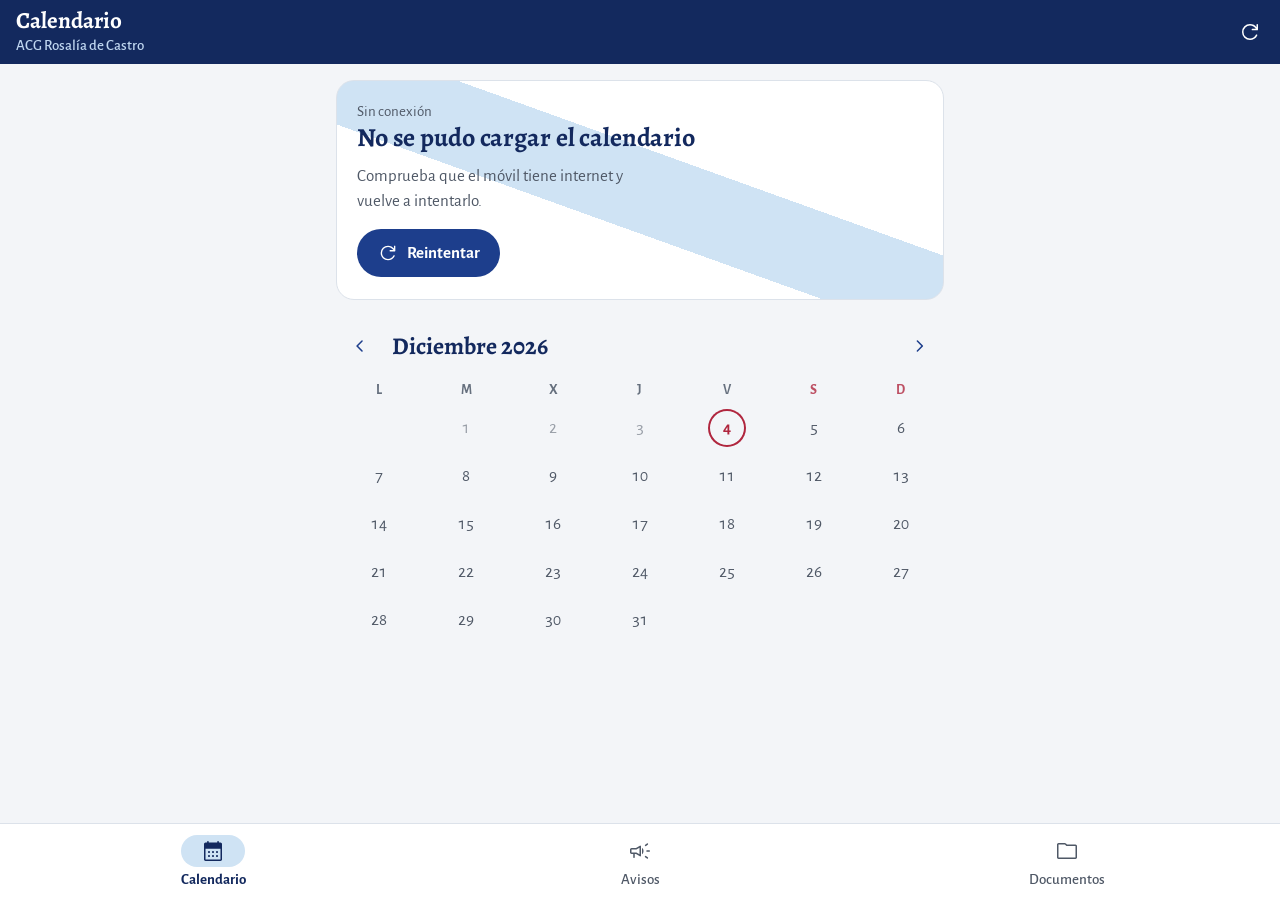
<file: index.html>
<!doctype html>
<html lang="es">
<head>
<meta charset="utf-8">
<meta name="viewport" content="width=device-width, initial-scale=1, viewport-fit=cover">
<meta name="apple-mobile-web-app-capable" content="yes">
<meta name="mobile-web-app-capable" content="yes">
<meta name="apple-mobile-web-app-status-bar-style" content="black-translucent">
<meta name="apple-mobile-web-app-title" content="ACG Rosalía">
<meta name="theme-color" content="#13295E">
<meta name="description" content="Calendario, avisos y documentos de la Asociación Cultural Galega Rosalía de Castro">
<title>ACG Rosalía de Castro</title>
<link rel="manifest" href="manifest.webmanifest">
<link rel="apple-touch-icon" href="icons/apple-touch-icon.png">
<link rel="icon" type="image/png" href="icons/icon-192.png">
<link rel="stylesheet" href="shell.css">
<script src="config.js"></script>
</head>
<body>
<header class="top">
  <div class="titles">
    <h1 id="title">Calendario</h1>
    <p class="sub"><span id="subLock" hidden><svg viewBox="0 -960 960 960" aria-hidden="true"><path d="M220-80q-24.75 0-42.37-17.63Q160-115.25 160-140v-434q0-24.75 17.63-42.38Q195.25-634 220-634h70v-96q0-78.85 55.61-134.42Q401.21-920 480.11-920q78.89 0 134.39 55.58Q670-808.85 670-730v96h70q24.75 0 42.38 17.62Q800-598.75 800-574v434q0 24.75-17.62 42.37Q764.75-80 740-80H220Zm314.5-222.03Q557-324.06 557-355q0-30-22.67-54.5t-54.5-24.5q-31.83 0-54.33 24.5t-22.5 55q0 30.5 22.67 52.5t54.5 22q31.83 0 54.33-22.03ZM350-634h260v-96q0-54.17-37.88-92.08-37.88-37.92-92-37.92T388-822.08q-38 37.91-38 92.08v96Z"/></svg></span><span id="subtitle">ACG Rosalía de Castro</span></p>
  </div>
  <button class="top-btn" id="refresh" aria-label="Actualizar"><svg viewBox="0 -960 960 960" aria-hidden="true"><path d="M480-160q-133 0-226.5-93.5T160-480q0-133 93.5-226.5T480-800q85 0 149 34.5T740-671v-99q0-13 8.5-21.5T770-800q13 0 21.5 8.5T800-770v194q0 13-8.5 21.5T770-546H576q-13 0-21.5-8.5T546-576q0-13 8.5-21.5T576-606h138q-38-60-97-97t-137-37q-109 0-184.5 75.5T220-480q0 109 75.5 184.5T480-220q75 0 140-39.5T717-366q5-11 16.5-16.5t22.5-.5q12 5 16 16.5t-1 23.5q-39 84-117.5 133.5T480-160Z"/></svg></button>
</header>

<main class="panes">
  <iframe id="pane-cal" class="pane" src="calendar/index.html" title="Calendario"></iframe>
  <iframe id="pane-av" class="pane" src="avisos/index.html" title="Avisos" hidden></iframe>
  <section id="pane-docs" class="pane docs" hidden>
    <div class="docs-card">
      <div class="docs-icon"><svg viewBox="0 -960 960 960" aria-hidden="true"><path d="M140-160q-23 0-41.5-18.5T80-220v-520q0-23 18.5-41.5T140-800h256q12.44 0 23.72 5t19.37 13.09L481-740h369q12.75 0 21.38 8.68 8.62 8.67 8.62 21.5 0 12.82-8.62 21.32-8.63 8.5-21.38 8.5H455l-60-60H140v520l90-355q5-20 21.83-32.5Q268.65-620 289-620h574q29 0 47.5 23t10.5 52l-88 339q-6 24-22 35t-41 11H140Zm63-60h572l84-340H287l-84 340Zm-63-353v-167 167Zm63 353 84-340-84 340Z"/></svg></div>
      <h2>Documentos de la asociación</h2>
      <p>La carpeta se abre en OneDrive en modo solo lectura: puedes ver y descargar los archivos, pero no modificarlos.</p>
      <a class="btn" id="openDocs" href="#" target="_blank" rel="noopener"><svg viewBox="0 -960 960 960" aria-hidden="true"><path d="M140-160q-23 0-41.5-18.5T80-220v-520q0-23 18.5-41.5T140-800h256q12.44 0 23.72 5t19.37 13.09L481-740h369q12.75 0 21.38 8.68 8.62 8.67 8.62 21.5 0 12.82-8.62 21.32-8.63 8.5-21.38 8.5H455l-60-60H140v520l90-355q5-20 21.83-32.5Q268.65-620 289-620h574q29 0 47.5 23t10.5 52l-88 339q-6 24-22 35t-41 11H140Zm63-60h572l84-340H287l-84 340Zm-63-353v-167 167Zm63 353 84-340-84 340Z"/></svg><span>Abrir la carpeta</span></a>
      <p class="tip">Para guardar un archivo en el iPhone, ábrelo y pulsa Compartir y después «Guardar en Archivos».</p>
    </div>
  </section>
</main>

<nav class="tabs" aria-label="Secciones">
  <button class="tab" data-tab="cal" id="tab-cal">
    <span class="pill"><svg viewBox="0 -960 960 960" aria-hidden="true" class="off"><path d="M180-80q-24 0-42-18t-18-42v-620q0-24 18-42t42-18h65v-28q0-13.6 9-22.8 9-9.2 23.02-9.2t23.5 9.2Q310-861.6 310-848v28h340v-28q0-13.6 9-22.8 9-9.2 23.02-9.2t23.5 9.2Q715-861.6 715-848v28h65q24 0 42 18t18 42v620q0 24-18 42t-42 18H180Zm0-60h600v-430H180v430Zm0-490h600v-130H180v130Zm0 0v-130 130Zm300 230q-17 0-28.5-11.5T440-440q0-17 11.5-28.5T480-480q17 0 28.5 11.5T520-440q0 17-11.5 28.5T480-400Zm-188.5-11.5Q280-423 280-440t11.5-28.5Q303-480 320-480t28.5 11.5Q360-457 360-440t-11.5 28.5Q337-400 320-400t-28.5-11.5ZM640-400q-17 0-28.5-11.5T600-440q0-17 11.5-28.5T640-480q17 0 28.5 11.5T680-440q0 17-11.5 28.5T640-400ZM480-240q-17 0-28.5-11.5T440-280q0-17 11.5-28.5T480-320q17 0 28.5 11.5T520-280q0 17-11.5 28.5T480-240Zm-188.5-11.5Q280-263 280-280t11.5-28.5Q303-320 320-320t28.5 11.5Q360-297 360-280t-11.5 28.5Q337-240 320-240t-28.5-11.5ZM640-240q-17 0-28.5-11.5T600-280q0-17 11.5-28.5T640-320q17 0 28.5 11.5T680-280q0 17-11.5 28.5T640-240Z"/></svg><svg viewBox="0 -960 960 960" aria-hidden="true" class="on"><path d="M180-80q-24 0-42-18t-18-42v-620q0-24 18-42t42-18h65v-28q0-13.6 9-22.8 9-9.2 23.02-9.2t23.5 9.2Q310-861.6 310-848v28h340v-28q0-13.6 9-22.8 9-9.2 23.02-9.2t23.5 9.2Q715-861.6 715-848v28h65q24 0 42 18t18 42v620q0 24-18 42t-42 18H180Zm0-60h600v-430H180v430Zm300-260q-17 0-28.5-11.5T440-440q0-17 11.5-28.5T480-480q17 0 28.5 11.5T520-440q0 17-11.5 28.5T480-400Zm-188.5-11.5Q280-423 280-440t11.5-28.5Q303-480 320-480t28.5 11.5Q360-457 360-440t-11.5 28.5Q337-400 320-400t-28.5-11.5ZM640-400q-17 0-28.5-11.5T600-440q0-17 11.5-28.5T640-480q17 0 28.5 11.5T680-440q0 17-11.5 28.5T640-400ZM480-240q-17 0-28.5-11.5T440-280q0-17 11.5-28.5T480-320q17 0 28.5 11.5T520-280q0 17-11.5 28.5T480-240Zm-188.5-11.5Q280-263 280-280t11.5-28.5Q303-320 320-320t28.5 11.5Q360-297 360-280t-11.5 28.5Q337-240 320-240t-28.5-11.5ZM640-240q-17 0-28.5-11.5T600-280q0-17 11.5-28.5T640-320q17 0 28.5 11.5T680-280q0 17-11.5 28.5T640-240Z"/></svg></span><span class="lb">Calendario</span>
  </button>
  <button class="tab" data-tab="avisos" id="tab-avisos">
    <span class="pill"><svg viewBox="0 -960 960 960" aria-hidden="true" class="off"><path d="M850-450h-90q-12.75 0-21.37-8.68-8.63-8.67-8.63-21.5 0-12.82 8.63-21.32 8.62-8.5 21.37-8.5h90q12.75 0 21.38 8.68 8.62 8.67 8.62 21.5 0 12.82-8.62 21.32-8.63 8.5-21.38 8.5ZM677-274q8-10 19.83-12 11.82-2 22.17 6l73 54q10 8 12 19.83 2 11.82-6 22.17-8 10-19.83 12-11.82 2-22.17-6l-73-54q-10-8-12-19.83-2-11.82 6-22.17Zm115-460-70 53q-10.35 8-22.17 6Q688-677 680-687q-8-10-6-22t12-20l70-53q10.35-8 22.17-6Q790-786 798-776q8 10 6 22t-12 20ZM210-360h-70q-24.75 0-42.37-17.63Q80-395.25 80-420v-120q0-24.75 17.63-42.38Q115.25-600 140-600h180l155-93q15-9 30-.06 15 8.93 15 26.06v374q0 17.13-15 26.06-15 8.94-30-.06l-155-93h-50v130q0 12.75-8.68 21.37-8.67 8.63-21.5 8.63-12.82 0-21.32-8.63-8.5-8.62-8.5-21.37v-130Zm250 14v-268l-124 74H140v120h196l124 74Zm100 0v-268q27 24 43.5 58.5T620-480q0 41-16.5 75.5T560-346ZM300-480Z"/></svg><svg viewBox="0 -960 960 960" aria-hidden="true" class="on"><path d="M850-450h-90q-12.75 0-21.37-8.68-8.63-8.67-8.63-21.5 0-12.82 8.63-21.32 8.62-8.5 21.37-8.5h90q12.75 0 21.38 8.68 8.62 8.67 8.62 21.5 0 12.82-8.62 21.32-8.63 8.5-21.38 8.5ZM677-274q8-10 19.83-12 11.82-2 22.17 6l73 54q10 8 12 19.83 2 11.82-6 22.17-8 10-19.83 12-11.82 2-22.17-6l-73-54q-10-8-12-19.83-2-11.82 6-22.17Zm115-460-70 53q-10.35 8-22.17 6Q688-677 680-687q-8-10-6-22t12-20l70-53q10.35-8 22.17-6Q790-786 798-776q8 10 6 22t-12 20ZM210-360h-70q-24.75 0-42.37-17.63Q80-395.25 80-420v-120q0-24.75 17.63-42.38Q115.25-600 140-600h180l155-93q15-9 30-.06 15 8.93 15 26.06v374q0 17.13-15 26.06-15 8.94-30-.06l-155-93h-50v130q0 12.75-8.68 21.37-8.67 8.63-21.5 8.63-12.82 0-21.32-8.63-8.5-8.62-8.5-21.37v-130Zm350 14v-268q27 24 43.5 58.5T620-480q0 41-16.5 75.5T560-346Z"/></svg><span class="badge" id="badge" hidden></span></span><span class="lb">Avisos</span>
  </button>
  <button class="tab" data-tab="docs" id="tab-docs">
    <span class="pill"><svg viewBox="0 -960 960 960" aria-hidden="true" class="off"><path d="M140-160q-24 0-42-18.5T80-220v-520q0-23 18-41.5t42-18.5h256q12.44 0 23.72 5t19.37 13.09L481-740h339q23 0 41.5 18.5T880-680v460q0 23-18.5 41.5T820-160H140Zm0-60h680v-460H456l-60-60H140v520Zm0 0v-520 520Z"/></svg><svg viewBox="0 -960 960 960" aria-hidden="true" class="on"><path d="M140-160q-23 0-41.5-18.5T80-220v-520q0-23 18.5-41.5T140-800h256q12 0 23.5 5t19.5 13l42 42h369q13 0 21.5 8.5T880-710q0 13-8.5 21.5T850-680H289q-57 0-103 28t-46 79v353l90-355q5-20 22-32.5t37-12.5h574q29 0 47.5 23t10.5 52l-88 339q-6 24-22 35t-41 11H140Z"/></svg></span><span class="lb">Documentos</span>
  </button>
</nav>

<div class="install" id="install" hidden>
  <div class="install-sheet" role="dialog" aria-modal="true" aria-labelledby="installTitle">
    <button class="install-close" id="installClose" aria-label="Cerrar"><svg viewBox="0 -960 960 960" aria-hidden="true"><path d="M480-438 270-228q-9 9-21 9t-21-9q-9-9-9-21t9-21l210-210-210-210q-9-9-9-21t9-21q9-9 21-9t21 9l210 210 210-210q9-9 21-9t21 9q9 9 9 21t-9 21L522-480l210 210q9 9 9 21t-9 21q-9 9-21 9t-21-9L480-438Z"/></svg></button>
    <img class="install-icon" src="icons/icon-192.png" alt="" width="64" height="64">
    <h2 id="installTitle">Instala la app en tu iPhone</h2>
    <ol>
      <li>Pulsa el botón Compartir <span class="ico"><svg viewBox="0 -960 960 960" aria-hidden="true"><path d="M220-80q-24 0-42-18t-18-42v-469q0-24 18-42t42-18h139q12.75 0 21.38 8.68 8.62 8.67 8.62 21.5 0 12.82-8.62 21.32-8.63 8.5-21.38 8.5H220v469h520v-469H599q-12.75 0-21.37-8.68-8.63-8.67-8.63-21.5 0-12.82 8.63-21.32 8.62-8.5 21.37-8.5h141q24 0 42 18t18 42v469q0 24-18 42t-42 18H220Zm237.5-275.63Q449-364.25 449-377v-427l-67 67q-9 9-21 9t-21.39-9q-8.61-9-8.61-21.5t9-21.5l118-119q5-5 10.13-7 5.14-2 11-2 5.87 0 10.87 2 5 2 10 7l119 119q9 9 9 21.16t-8.61 21Q610-729 597.53-729q-12.46 0-21.53-9l-67-66v427q0 12.75-8.68 21.37-8.67 8.63-21.5 8.63-12.82 0-21.32-8.63Z"/></svg></span> en la barra de Safari.</li>
      <li>Elige «Añadir a pantalla de inicio» <span class="ico"><svg viewBox="0 -960 960 960" aria-hidden="true"><path d="M450-450v140q0 12.75 8.68 21.37 8.67 8.63 21.5 8.63 12.82 0 21.32-8.63 8.5-8.62 8.5-21.37v-140h140q12.75 0 21.38-8.68 8.62-8.67 8.62-21.5 0-12.82-8.62-21.32-8.63-8.5-21.38-8.5H510v-140q0-12.75-8.68-21.38-8.67-8.62-21.5-8.62-12.82 0-21.32 8.62-8.5 8.63-8.5 21.38v140H310q-12.75 0-21.37 8.68-8.63 8.67-8.63 21.5 0 12.82 8.63 21.32 8.62 8.5 21.37 8.5h140ZM180-120q-24 0-42-18t-18-42v-600q0-24 18-42t42-18h600q24 0 42 18t18 42v600q0 24-18 42t-42 18H180Zm0-60h600v-600H180v600Zm0-600v600-600Z"/></svg></span>.</li>
      <li>Abre la app desde el nuevo icono.</li>
    </ol>
    <p class="install-note">Así la tendrás siempre a mano y recibirás las notificaciones de los avisos.</p>
    <button class="btn wide" id="installOk">Entendido</button>
  </div>
</div>

<script src="shell.js"></script>
</body>
</html>
</file>
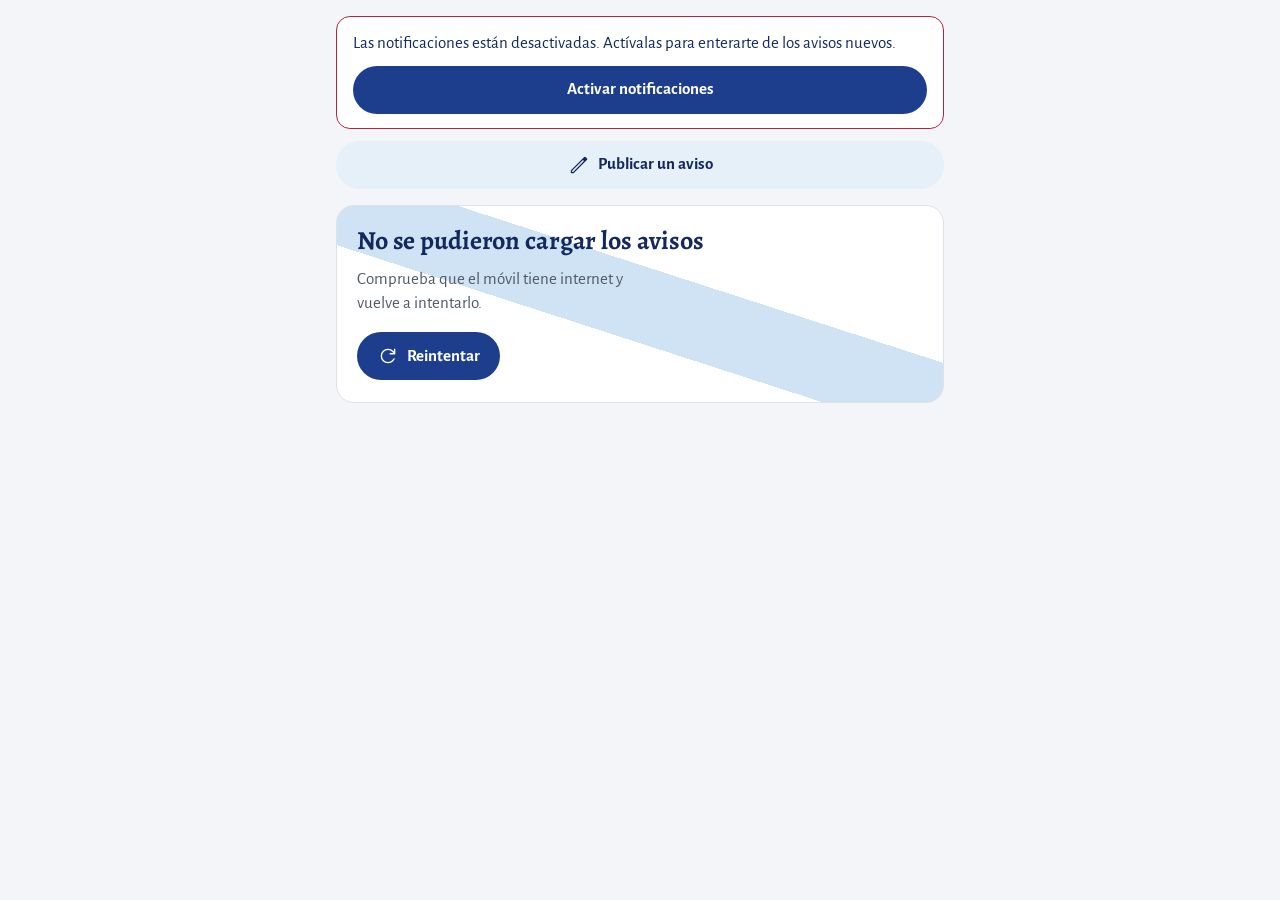
<file: avisos/index.html>
<!doctype html>
<html lang="es">
<head>
<meta charset="utf-8">
<meta name="viewport" content="width=device-width, initial-scale=1, viewport-fit=cover">
<title>Avisos · ACG Rosalía de Castro</title>
<link rel="stylesheet" href="../calendar/style.css">
<link rel="stylesheet" href="avisos.css">
</head>
<body>
<main id="app">
  <div class="admin-bar" id="adminBar" hidden>
    <span>Modo publicación activo</span>
    <button class="link-btn" id="adminExit">Salir</button>
  </div>
  <div class="notif-bar" id="notifBar" hidden>
    <p>Las notificaciones están desactivadas. Actívalas para enterarte de los avisos nuevos.</p>
    <button class="btn" id="notifOn">Activar notificaciones</button>
  </div>
  <button class="btn secondary compose" id="composeBtn">
    <svg viewBox="0 -960 960 960" aria-hidden="true"><path d="M180-180h44l472-471-44-44-472 471v44Zm-30 60q-13 0-21.5-8.5T120-150v-73q0-12 5-23.5t13-19.5l557-556q8-8 19-12.5t23-4.5q11 0 22 4.5t20 12.5l44 44q9 9 13 20t4 22q0 11-4.5 22.5T823-694L266-138q-8 8-19.5 13t-23.5 5h-73Zm629-617-41-41 41 41Zm-105 64-22-22 44 44-22-22Z"/></svg>
    <span>Publicar un aviso</span>
  </button>

  <section class="hero quiet" id="stateBox" hidden></section>
  <ol class="avisos" id="list"></ol>
  <footer class="status" id="status"></footer>
</main>

<div class="sheet-backdrop" id="backdrop" hidden>
  <div class="sheet" id="sheet" role="dialog" aria-modal="true" aria-labelledby="sheetTitle">
    <div class="sheet-grip" aria-hidden="true"></div>
    <button class="icon-btn sheet-close" id="sheetClose" aria-label="Cerrar">
      <svg viewBox="0 -960 960 960" aria-hidden="true"><path d="M480-438 270-228q-9 9-21 9t-21-9q-9-9-9-21t9-21l210-210-210-210q-9-9-9-21t9-21q9-9 21-9t21 9l210 210 210-210q9-9 21-9t21 9q9 9 9 21t-9 21L522-480l210 210q9 9 9 21t-9 21q-9 9-21 9t-21-9L480-438Z"/></svg>
    </button>
    <h2 id="sheetTitle"></h2>

    <!-- 1. Contraseña de publicación -->
    <form class="pane" id="pinPane" hidden autocomplete="off">
      <p class="hint">Solo para la junta. Escribe la contraseña de publicación.</p>
      <label for="pinInput">Contraseña</label>
      <input id="pinInput" type="password" inputmode="numeric" autocomplete="off" maxlength="32">
      <p class="err" id="pinErr" role="alert"></p>
      <button class="btn wide" type="submit" id="pinOk">Continuar</button>
      <button class="link-btn center" type="button" id="toChange">Cambiar la contraseña</button>
    </form>

    <!-- 2. Escribir aviso -->
    <form class="pane" id="composePane" hidden autocomplete="off">
      <label for="titleInput">Título</label>
      <input id="titleInput" type="text" maxlength="120" autocapitalize="sentences" placeholder="Por ejemplo: Cambio de horario del ensayo">
      <label for="textInput">Texto</label>
      <textarea id="textInput" rows="6" maxlength="4000" autocapitalize="sentences"></textarea>
      <p class="hint small">Todos los socios con la app recibirán una notificación.</p>
      <p class="err" id="composeErr" role="alert"></p>
      <button class="btn wide" type="submit" id="composeOk">Publicar aviso</button>
    </form>

    <!-- 3. Cambiar contraseña -->
    <form class="pane" id="changePane" hidden autocomplete="off">
      <p class="hint">Para cambiar la contraseña de publicación hace falta la clave maestra.</p>
      <label for="masterInput">Clave maestra</label>
      <input id="masterInput" type="password" autocomplete="off" maxlength="64">
      <label for="newPin">Nueva contraseña de publicación</label>
      <input id="newPin" type="password" inputmode="numeric" autocomplete="off" maxlength="32">
      <label for="newPin2">Repite la nueva contraseña</label>
      <input id="newPin2" type="password" inputmode="numeric" autocomplete="off" maxlength="32">
      <p class="err" id="changeErr" role="alert"></p>
      <button class="btn wide" type="submit" id="changeOk">Cambiar contraseña</button>
    </form>

    <!-- 4. Retirar aviso -->
    <div class="pane" id="removePane" hidden>
      <p class="hint" id="removeText"></p>
      <p class="err" id="removeErr" role="alert"></p>
      <div class="sheet-actions">
        <button class="btn secondary" type="button" id="removeCancel">Cancelar</button>
        <button class="btn danger" type="button" id="removeOk">Retirar aviso</button>
      </div>
    </div>
  </div>
</div>

<div class="toast" id="toast" role="status" hidden></div>
<script src="../config.js"></script>
<script src="../bridge.js"></script>
<script src="avisos.js"></script>
</body>
</html>
</file>
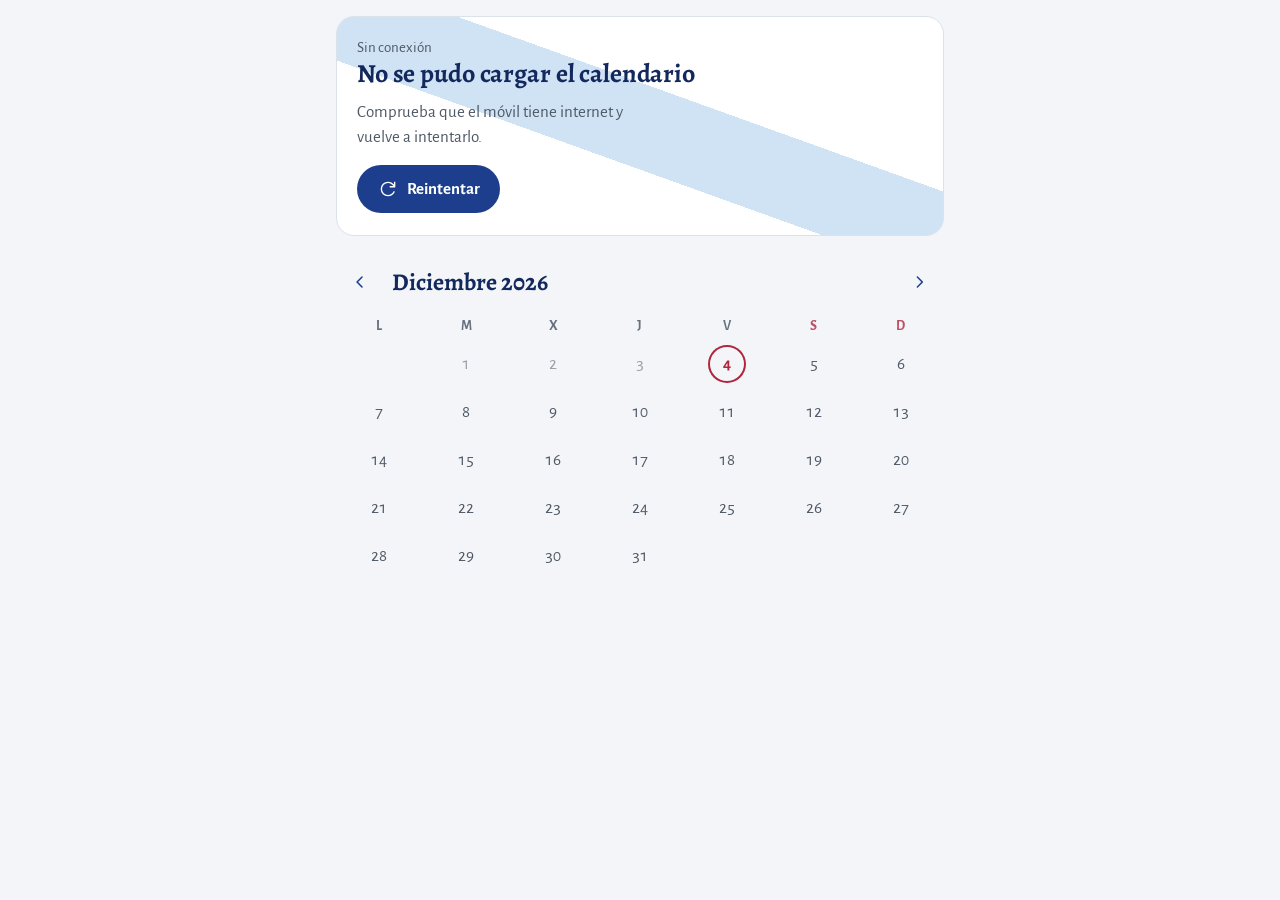
<file: calendar/index.html>
<!doctype html>
<html lang="es">
<head>
<meta charset="utf-8">
<meta name="viewport" content="width=device-width, initial-scale=1, viewport-fit=cover">
<title>Calendario · ACG Rosalía de Castro</title>
<link rel="stylesheet" href="style.css">
</head>
<body>
<main id="app">
  <section class="hero" id="hero" aria-live="polite"></section>

  <section class="month" id="month" aria-label="Calendario mensual">
    <header class="month-head">
      <button class="icon-btn" id="prevMonth" aria-label="Mes anterior">
        <svg viewBox="0 -960 960 960" aria-hidden="true"><path d="m406-481 177 177q9 9 8.5 21t-9.5 21q-9 9-21.5 9t-21.5-9L341-460q-5-5-7-10t-2-11q0-6 2-11t7-10l199-199q9-9 21.5-9t21.5 9q9 9 9 21.5t-9 21.5L406-481Z"/></svg>
      </button>
      <h2 id="monthTitle"></h2>
      <button class="today-btn" id="todayBtn" hidden>Hoy</button>
      <button class="icon-btn" id="nextMonth" aria-label="Mes siguiente">
        <svg viewBox="0 -960 960 960" aria-hidden="true"><path d="M530-481 353-658q-9-9-8.5-21t9.5-21q9-9 21.5-9t21.5 9l198 198q5 5 7 10t2 11q0 6-2 11t-7 10L396-261q-9 9-21 8.5t-21-9.5q-9-9-9-21.5t9-21.5l176-176Z"/></svg>
      </button>
    </header>
    <div class="weekdays" aria-hidden="true">
      <span>L</span><span>M</span><span>X</span><span>J</span><span>V</span><span>S</span><span>D</span>
    </div>
    <div class="grid" id="grid" role="grid"></div>
  </section>

  <section class="agenda" aria-labelledby="listTitle">
    <div class="agenda-head">
      <h3 id="listTitle"></h3>
      <button class="link-btn" id="showMonth" hidden>Ver todo el mes</button>
    </div>
    <ol class="events" id="events"></ol>
    <p class="empty" id="empty" hidden></p>
  </section>

  <footer class="status" id="status"></footer>
</main>

<div class="sheet-backdrop" id="backdrop" hidden>
  <div class="sheet" id="sheet" role="dialog" aria-modal="true" aria-labelledby="sheetTitle">
    <div class="sheet-grip" aria-hidden="true"></div>
    <button class="icon-btn sheet-close" id="sheetClose" aria-label="Cerrar">
      <svg viewBox="0 -960 960 960" aria-hidden="true"><path d="M480-438 270-228q-9 9-21 9t-21-9q-9-9-9-21t9-21l210-210-210-210q-9-9-9-21t9-21q9-9 21-9t21 9l210 210 210-210q9-9 21-9t21 9q9 9 9 21t-9 21L522-480l210 210q9 9 9 21t-9 21q-9 9-21 9t-21-9L480-438Z"/></svg>
    </button>
    <h2 id="sheetTitle"></h2>
    <div class="sheet-body" id="sheetBody"></div>
    <div class="sheet-actions" id="sheetActions"></div>
  </div>
</div>

<div class="toast" id="toast" role="status" hidden></div>

<script src="../config.js"></script>
<script src="../bridge.js"></script>
<script src="ics.js"></script>
<script src="app.js"></script>
</body>
</html>
</file>
<file: shell.css>
/* Carcasa de la web app: misma barra superior y pestañas que la app de Android */
@font-face { font-family: 'Alegreya'; font-weight: 700; font-display: swap; src: url(calendar/fonts/alegreya-latin-700-normal.woff2) format('woff2'); }
@font-face { font-family: 'Alegreya Sans'; font-weight: 500; font-display: swap; src: url(calendar/fonts/alegreya-sans-latin-500-normal.woff2) format('woff2'); }
@font-face { font-family: 'Alegreya Sans'; font-weight: 700; font-display: swap; src: url(calendar/fonts/alegreya-sans-latin-700-normal.woff2) format('woff2'); }

:root {
  --cobalto: #1D3E8C; --cobalto-hondo: #13295E; --porcelana: #F3F5F8; --blanco: #FFFFFF;
  --banda: #CFE3F4; --camelia: #B0263E; --granito: #4F5866; --linea: #DCE2EA; --sub: #BFD6F0;
}
* { box-sizing: border-box; -webkit-tap-highlight-color: transparent; }
html, body { height: 100%; margin: 0; }
body {
  background: var(--porcelana); color: var(--cobalto-hondo);
  font-family: 'Alegreya Sans', -apple-system, system-ui, sans-serif;
  display: flex; flex-direction: column; overflow: hidden;
  -webkit-text-size-adjust: 100%; -webkit-user-select: none; user-select: none;
}
button { font: inherit; color: inherit; background: none; border: 0; padding: 0; cursor: pointer; }
svg { width: 24px; height: 24px; fill: currentColor; flex: none; }
[hidden] { display: none !important; }

.top {
  flex: none; display: flex; align-items: center; gap: 4px;
  background: var(--cobalto-hondo); color: var(--blanco);
  padding: env(safe-area-inset-top) 6px 0 calc(16px + env(safe-area-inset-left));
  min-height: calc(64px + env(safe-area-inset-top));
}
.titles { flex: 1; min-width: 0; }
.top h1 {
  margin: 0; font-family: 'Alegreya', Georgia, serif; font-weight: 700; font-size: 23px; line-height: 1.05;
  white-space: nowrap; overflow: hidden; text-overflow: ellipsis;
}
.sub { margin: 3px 0 0; display: flex; align-items: center; gap: 5px; color: var(--sub); font-size: 15px; font-weight: 500; }
.sub svg { width: 14px; height: 14px; display: block; }
.top-btn { width: 48px; height: 48px; border-radius: 50%; display: grid; place-items: center; }
.top-btn:active { background: rgba(255, 255, 255, .16); }
.top-btn.spin svg { animation: spin .8s linear; }
@keyframes spin { to { transform: rotate(360deg); } }

.panes { flex: 1; position: relative; min-height: 0; }
.pane { position: absolute; inset: 0; width: 100%; height: 100%; border: 0; display: block; background: var(--porcelana); }

.docs { overflow-y: auto; padding: 20px 16px; }
.docs-card {
  max-width: 560px; margin: 0 auto; background: var(--blanco); border: 1px solid var(--linea);
  border-radius: 18px; padding: 24px 20px; text-align: left;
}
.docs-icon { width: 56px; height: 56px; border-radius: 14px; background: var(--banda); color: var(--cobalto); display: grid; place-items: center; }
.docs-icon svg { width: 30px; height: 30px; }
.docs h2 { font-family: 'Alegreya', Georgia, serif; font-weight: 700; font-size: 26px; line-height: 1.15; margin: 16px 0 8px; }
.docs p { margin: 0; font-size: 17px; line-height: 1.45; color: var(--cobalto-hondo); }
.docs .tip { margin-top: 16px; font-size: 15px; color: var(--granito); }
.btn {
  display: inline-flex; align-items: center; justify-content: center; gap: 8px; min-height: 50px;
  padding: 0 22px; border-radius: 999px; background: var(--cobalto); color: var(--blanco);
  font-weight: 700; font-size: 17px; text-decoration: none; margin-top: 20px;
}
.btn svg { width: 22px; height: 22px; }
.btn.wide { width: 100%; }
.btn:active { filter: brightness(1.15); }

.tabs {
  flex: none; display: flex; background: var(--blanco); border-top: 1px solid var(--linea);
  padding-bottom: env(safe-area-inset-bottom);
}
.tab { flex: 1; height: 76px; display: flex; flex-direction: column; align-items: center; justify-content: center; color: var(--granito); }
.tab .pill { position: relative; width: 64px; height: 32px; border-radius: 16px; display: grid; place-items: center; }
.tab .on { display: none; }
.tab .lb { margin-top: 4px; font-size: 15px; font-weight: 500; }
.tab.sel { color: var(--cobalto-hondo); }
.tab.sel .pill { background: var(--banda); }
.tab.sel .on { display: block; }
.tab.sel .off { display: none; }
.tab.sel .lb { font-weight: 700; }
.badge {
  position: absolute; top: -4px; right: 6px; min-width: 20px; height: 20px; padding: 0 5px;
  border-radius: 10px; background: var(--camelia); color: var(--blanco); border: 2px solid var(--blanco);
  font-size: 11px; font-weight: 700; display: grid; place-items: center; line-height: 1;
}

.install {
  position: fixed; inset: 0; z-index: 10; background: rgba(19, 41, 94, .45);
  display: flex; align-items: flex-end; justify-content: center;
}
.install-sheet {
  position: relative; width: 100%; max-width: 560px; background: var(--blanco);
  border-radius: 22px 22px 0 0; padding: 24px 22px calc(22px + env(safe-area-inset-bottom));
  animation: rise .25s cubic-bezier(.2, .8, .2, 1);
}
.install-close { position: absolute; top: 10px; right: 10px; width: 44px; height: 44px; display: grid; place-items: center; color: var(--granito); }
.install-icon { border-radius: 14px; display: block; }
.install h2 { font-family: 'Alegreya', Georgia, serif; font-weight: 700; font-size: 25px; margin: 14px 0 10px; }
.install ol { margin: 0; padding-left: 22px; font-size: 17px; line-height: 1.5; }
.install li { margin: 6px 0; }
.install .ico { display: inline-grid; place-items: center; vertical-align: -5px; color: var(--cobalto); }
.install .ico svg { width: 22px; height: 22px; }
.install-note { color: var(--granito); font-size: 15px; margin: 12px 0 0; }
@keyframes rise { from { transform: translateY(40px); opacity: .4; } to { transform: none; opacity: 1; } }
@media (prefers-reduced-motion: reduce) { .install-sheet, .top-btn.spin svg { animation: none; } }
</file>
<file: calendar/style.css>
/* ACG Rosalía de Castro — calendario
   Cobalto sobre porcelana, con la banda celeste de la bandera gallega. */

@font-face { font-family: 'Alegreya'; font-style: normal; font-weight: 500; font-display: swap;
  src: url(fonts/alegreya-latin-500-normal.woff2) format('woff2');
  unicode-range: U+0000-00FF, U+0131, U+0152-0153, U+02BB-02BC, U+02C6, U+02DA, U+02DC, U+0304, U+0308, U+0329, U+2000-206F, U+20AC, U+2122, U+2191, U+2193, U+2212, U+2215, U+FEFF, U+FFFD; }
@font-face { font-family: 'Alegreya'; font-style: normal; font-weight: 500; font-display: swap;
  src: url(fonts/alegreya-latin-ext-500-normal.woff2) format('woff2');
  unicode-range: U+0100-02BA, U+02BD-02C5, U+02C7-02CC, U+02CE-02D7, U+02DD-02FF, U+1D00-1DBF, U+1E00-1E9F, U+1EF2-1EFF, U+2020, U+20A0-20AB, U+20AD-20C0, U+2113, U+2C60-2C7F, U+A720-A7FF; }
@font-face { font-family: 'Alegreya'; font-style: normal; font-weight: 700; font-display: swap;
  src: url(fonts/alegreya-latin-700-normal.woff2) format('woff2');
  unicode-range: U+0000-00FF, U+0131, U+0152-0153, U+02BB-02BC, U+02C6, U+02DA, U+02DC, U+0304, U+0308, U+0329, U+2000-206F, U+20AC, U+2122, U+2191, U+2193, U+2212, U+2215, U+FEFF, U+FFFD; }
@font-face { font-family: 'Alegreya'; font-style: normal; font-weight: 700; font-display: swap;
  src: url(fonts/alegreya-latin-ext-700-normal.woff2) format('woff2');
  unicode-range: U+0100-02BA, U+02BD-02C5, U+02C7-02CC, U+02CE-02D7, U+02DD-02FF, U+1D00-1DBF, U+1E00-1E9F, U+1EF2-1EFF, U+2020, U+20A0-20AB, U+20AD-20C0, U+2113, U+2C60-2C7F, U+A720-A7FF; }
@font-face { font-family: 'Alegreya'; font-style: italic; font-weight: 500; font-display: swap;
  src: url(fonts/alegreya-latin-500-italic.woff2) format('woff2');
  unicode-range: U+0000-00FF, U+0131, U+0152-0153, U+02BB-02BC, U+02C6, U+02DA, U+02DC, U+0304, U+0308, U+0329, U+2000-206F, U+20AC, U+2122, U+2191, U+2193, U+2212, U+2215, U+FEFF, U+FFFD; }
@font-face { font-family: 'Alegreya'; font-style: italic; font-weight: 500; font-display: swap;
  src: url(fonts/alegreya-latin-ext-500-italic.woff2) format('woff2');
  unicode-range: U+0100-02BA, U+02BD-02C5, U+02C7-02CC, U+02CE-02D7, U+02DD-02FF, U+1D00-1DBF, U+1E00-1E9F, U+1EF2-1EFF, U+2020, U+20A0-20AB, U+20AD-20C0, U+2113, U+2C60-2C7F, U+A720-A7FF; }
@font-face { font-family: 'Alegreya Sans'; font-style: normal; font-weight: 400; font-display: swap;
  src: url(fonts/alegreya-sans-latin-400-normal.woff2) format('woff2');
  unicode-range: U+0000-00FF, U+0131, U+0152-0153, U+02BB-02BC, U+02C6, U+02DA, U+02DC, U+0304, U+0308, U+0329, U+2000-206F, U+20AC, U+2122, U+2191, U+2193, U+2212, U+2215, U+FEFF, U+FFFD; }
@font-face { font-family: 'Alegreya Sans'; font-style: normal; font-weight: 400; font-display: swap;
  src: url(fonts/alegreya-sans-latin-ext-400-normal.woff2) format('woff2');
  unicode-range: U+0100-02BA, U+02BD-02C5, U+02C7-02CC, U+02CE-02D7, U+02DD-02FF, U+1D00-1DBF, U+1E00-1E9F, U+1EF2-1EFF, U+2020, U+20A0-20AB, U+20AD-20C0, U+2113, U+2C60-2C7F, U+A720-A7FF; }
@font-face { font-family: 'Alegreya Sans'; font-style: normal; font-weight: 500; font-display: swap;
  src: url(fonts/alegreya-sans-latin-500-normal.woff2) format('woff2');
  unicode-range: U+0000-00FF, U+0131, U+0152-0153, U+02BB-02BC, U+02C6, U+02DA, U+02DC, U+0304, U+0308, U+0329, U+2000-206F, U+20AC, U+2122, U+2191, U+2193, U+2212, U+2215, U+FEFF, U+FFFD; }
@font-face { font-family: 'Alegreya Sans'; font-style: normal; font-weight: 500; font-display: swap;
  src: url(fonts/alegreya-sans-latin-ext-500-normal.woff2) format('woff2');
  unicode-range: U+0100-02BA, U+02BD-02C5, U+02C7-02CC, U+02CE-02D7, U+02DD-02FF, U+1D00-1DBF, U+1E00-1E9F, U+1EF2-1EFF, U+2020, U+20A0-20AB, U+20AD-20C0, U+2113, U+2C60-2C7F, U+A720-A7FF; }
@font-face { font-family: 'Alegreya Sans'; font-style: normal; font-weight: 700; font-display: swap;
  src: url(fonts/alegreya-sans-latin-700-normal.woff2) format('woff2');
  unicode-range: U+0000-00FF, U+0131, U+0152-0153, U+02BB-02BC, U+02C6, U+02DA, U+02DC, U+0304, U+0308, U+0329, U+2000-206F, U+20AC, U+2122, U+2191, U+2193, U+2212, U+2215, U+FEFF, U+FFFD; }
@font-face { font-family: 'Alegreya Sans'; font-style: normal; font-weight: 700; font-display: swap;
  src: url(fonts/alegreya-sans-latin-ext-700-normal.woff2) format('woff2');
  unicode-range: U+0100-02BA, U+02BD-02C5, U+02C7-02CC, U+02CE-02D7, U+02DD-02FF, U+1D00-1DBF, U+1E00-1E9F, U+1EF2-1EFF, U+2020, U+20A0-20AB, U+20AD-20C0, U+2113, U+2C60-2C7F, U+A720-A7FF; }

:root {
  --porcelana: #F3F5F8;
  --blanco: #FFFFFF;
  --cobalto: #1D3E8C;
  --cobalto-hondo: #13295E;
  --banda: #CFE3F4;
  --celeste-suave: #E6F0F9;
  --camelia: #B0263E;
  --granito: #4F5866;
  --granito-claro: #66707E;
  --linea: #DCE2EA;

  --serif: 'Alegreya', Georgia, serif;
  --sans: 'Alegreya Sans', 'Roboto', system-ui, sans-serif;

  --r-card: 18px;
  --r-tile: 6px;
}

* { box-sizing: border-box; -webkit-tap-highlight-color: transparent; }
html { -webkit-text-size-adjust: 100%; }
body {
  margin: 0;
  background: var(--porcelana);
  color: var(--cobalto-hondo);
  font-family: var(--sans);
  font-size: 17px;
  line-height: 1.45;
  overscroll-behavior-y: contain;
}
button { font: inherit; color: inherit; background: none; border: 0; padding: 0; cursor: pointer; }
button:focus-visible, a:focus-visible { outline: 3px solid var(--cobalto); outline-offset: 2px; border-radius: 8px; }
svg { width: 24px; height: 24px; fill: currentColor; flex: none; }
[hidden] { display: none !important; }

main { max-width: 640px; margin: 0 auto; padding: 16px 16px 28px; }

/* ---------- Próxima actividad (la banda gallega) ---------- */
.hero {
  position: relative;
  border-radius: var(--r-card);
  background:
    linear-gradient(to top right, transparent 0 40%, var(--banda) 40% 60%, transparent 60%),
    var(--blanco);
  border: 1px solid var(--linea);
  padding: 20px 20px 22px;
  min-height: 168px;
  overflow: hidden;
}
.hero .kicker {
  display: flex; align-items: center; gap: 8px; flex-wrap: wrap;
  font-size: 15px; color: var(--granito); margin: 0 0 10px;
}
.hero .when-chip {
  font-weight: 700; font-size: 14px; color: var(--blanco);
  background: var(--cobalto); border-radius: 999px; padding: 2px 10px;
}
.hero .when-chip.now { background: var(--camelia); }
.hero h1 {
  font-family: var(--serif); font-weight: 700;
  font-size: 30px; line-height: 1.12; letter-spacing: -0.005em;
  margin: 0 0 12px; color: var(--cobalto-hondo);
  text-wrap: balance;
}
.hero .facts { margin: 0; padding: 0; list-style: none; display: grid; gap: 6px; }
.hero .facts li { display: flex; gap: 10px; align-items: flex-start; color: var(--cobalto-hondo); }
.hero .facts svg { width: 20px; height: 20px; margin-top: 2px; color: var(--cobalto); }
.hero .open {
  margin-top: 16px; display: inline-flex; align-items: center; gap: 6px;
  font-weight: 700; color: var(--cobalto); min-height: 44px;
}
.hero.quiet h1 { font-size: 26px; }
.hero.quiet p { margin: 0; color: var(--granito); max-width: 34ch; }
.hero .btn { margin-top: 16px; }
.hero.loading h1 { color: var(--granito-claro); }

.btn {
  display: inline-flex; align-items: center; justify-content: center; gap: 8px;
  min-height: 48px; padding: 0 20px; border-radius: 999px;
  background: var(--cobalto); color: var(--blanco); font-weight: 700; font-size: 17px;
}
.btn svg { width: 22px; height: 22px; }
.btn.secondary { background: var(--celeste-suave); color: var(--cobalto-hondo); }

/* ---------- Mes ---------- */
.month { margin-top: 22px; }
.month-head { display: flex; align-items: center; gap: 4px; }
.month-head h2 {
  flex: 1; margin: 0; font-family: var(--serif); font-weight: 700;
  font-size: 24px; line-height: 1.2; padding-left: 4px;
}
.icon-btn {
  width: 48px; height: 48px; border-radius: 50%;
  display: inline-flex; align-items: center; justify-content: center; color: var(--cobalto);
}
.icon-btn:active { background: var(--celeste-suave); }
.today-btn {
  min-height: 36px; padding: 0 14px; border-radius: 999px;
  border: 1.5px solid var(--cobalto); color: var(--cobalto); font-weight: 700; font-size: 15px;
}

.weekdays, .grid { display: grid; grid-template-columns: repeat(7, 1fr); }
.weekdays { margin-top: 6px; }
.weekdays span { text-align: center; font-size: 14px; font-weight: 700; color: var(--granito-claro); padding: 4px 0; }
.weekdays span:nth-child(n+6) { color: var(--camelia); opacity: .8; }

.day {
  position: relative; height: 48px; display: flex; flex-direction: column;
  align-items: center; justify-content: center; font-size: 17px; color: var(--granito);
}
.day .n {
  width: 38px; height: 38px; border-radius: 50%;
  display: flex; align-items: center; justify-content: center;
  font-variant-numeric: tabular-nums;
}
.day.has .n { color: var(--cobalto-hondo); font-weight: 700; }
.day.has::after {
  content: ''; position: absolute; bottom: 2px; width: 6px; height: 6px; border-radius: 50%;
  background: var(--cobalto);
}
.day.has.multi::after { width: 14px; border-radius: 3px; }
.day.today .n { box-shadow: inset 0 0 0 2px var(--camelia); color: var(--camelia); font-weight: 700; }
.day.sel .n { background: var(--cobalto); color: var(--blanco); box-shadow: none; }
.day.past:not(.sel) .n { opacity: .55; }
.day:active .n { background: var(--celeste-suave); }

/* ---------- Lista ---------- */
.agenda { margin-top: 20px; }
.agenda-head { display: flex; align-items: baseline; justify-content: space-between; gap: 12px; margin-bottom: 8px; }
.agenda-head h3 {
  margin: 0; font-family: var(--serif); font-weight: 500; font-style: italic;
  font-size: 20px; color: var(--granito);
}
.link-btn { color: var(--cobalto); font-weight: 700; font-size: 16px; min-height: 44px; }

.events { list-style: none; margin: 0; padding: 0; display: grid; gap: 10px; }
.event {
  width: 100%; text-align: left; display: flex; gap: 14px; align-items: flex-start;
  background: var(--blanco); border: 1px solid var(--linea); border-radius: 14px;
  padding: 14px;
}
.event:active { background: var(--celeste-suave); }

/* El azulejo de la fecha */
.tile {
  flex: none; width: 58px; height: 62px; border-radius: var(--r-tile);
  border: 1.5px solid var(--cobalto);
  box-shadow: inset 0 0 0 3px var(--blanco), inset 0 0 0 4px var(--cobalto);
  display: flex; flex-direction: column; align-items: center; justify-content: center;
  background: var(--blanco); color: var(--cobalto);
}
.tile .dnum { font-family: var(--serif); font-weight: 700; font-size: 26px; line-height: 1; font-variant-numeric: lining-nums; }
.tile .dwk { font-size: 13px; font-weight: 700; margin-top: 3px; }
.event.is-today .tile { border-color: var(--camelia); box-shadow: inset 0 0 0 3px var(--blanco), inset 0 0 0 4px var(--camelia); color: var(--camelia); }

.event .info { min-width: 0; flex: 1; }
.event h4 {
  margin: 0 0 4px; font-family: var(--serif); font-weight: 700; font-size: 20px; line-height: 1.2;
  color: var(--cobalto-hondo); overflow-wrap: anywhere;
}
.event .line { display: flex; gap: 6px; align-items: flex-start; margin: 2px 0 0; color: var(--granito); font-size: 16px; }
.event .line svg { width: 18px; height: 18px; margin-top: 2px; color: var(--granito-claro); }
.event .line span { overflow-wrap: anywhere; }
.event.past { background: transparent; }
.event.past .tile { border-color: var(--granito-claro); box-shadow: inset 0 0 0 3px var(--porcelana), inset 0 0 0 4px var(--granito-claro); color: var(--granito-claro); background: var(--porcelana); }
.event.past h4 { color: var(--granito); }
.event .done { font-size: 14px; color: var(--granito-claro); margin-top: 4px; }

.empty { color: var(--granito); margin: 6px 4px 0; }

.status {
  margin-top: 24px; text-align: center; font-size: 14px; color: var(--granito-claro);
  display: flex; flex-direction: column; align-items: center; gap: 2px;
}
.status.warn { color: var(--camelia); }

/* ---------- Ficha de actividad ---------- */
.sheet-backdrop {
  position: fixed; top: 0; right: 0; bottom: 0; left: 0; background: rgba(19, 41, 94, .38);
  display: flex; align-items: flex-end; justify-content: center; z-index: 10;
  animation: fade .18s ease-out;
}
.sheet {
  position: relative; width: 100%; max-width: 640px; max-height: calc(88vh / var(--z, 1)); overflow-y: auto;
  background: var(--blanco); border-radius: 22px 22px 0 0;
  padding: 10px 20px 24px;
  animation: rise .24s cubic-bezier(.2, .8, .2, 1);
}
.sheet-grip { width: 40px; height: 4px; border-radius: 2px; background: var(--linea); margin: 0 auto 8px; }
.sheet-close { position: absolute; top: 8px; right: 8px; color: var(--granito); }
.sheet h2 {
  font-family: var(--serif); font-weight: 700; font-size: 27px; line-height: 1.15;
  margin: 18px 48px 14px 0; color: var(--cobalto-hondo); overflow-wrap: anywhere;
}
.sheet-body .row { display: flex; gap: 12px; align-items: flex-start; padding: 8px 0; }
.sheet-body .row svg { color: var(--cobalto); margin-top: 1px; }
.sheet-body .row .t { flex: 1; min-width: 0; }
.sheet-body .row .t strong { display: block; font-weight: 700; }
.sheet-body .row .t span { color: var(--granito); }
.sheet-body .desc {
  margin: 10px 0 0; padding-top: 14px; border-top: 1px solid var(--linea);
  white-space: pre-wrap; overflow-wrap: anywhere; color: var(--cobalto-hondo);
}
.sheet-body .desc a { color: var(--cobalto); font-weight: 700; }
.sheet-actions { display: grid; grid-template-columns: 1fr 1fr; gap: 10px; margin-top: 20px; }
.sheet-actions .btn { width: 100%; padding: 0 12px; }
.sheet-actions .btn.wide { grid-column: 1 / -1; }

.toast {
  position: fixed; left: 50%; bottom: 20px; transform: translateX(-50%);
  background: var(--cobalto-hondo); color: var(--blanco); padding: 12px 18px; border-radius: 12px;
  font-size: 16px; z-index: 20; max-width: calc(100% - 32px); text-align: center;
}

@keyframes fade { from { opacity: 0; } to { opacity: 1; } }
@keyframes rise { from { transform: translateY(40px); opacity: .4; } to { transform: none; opacity: 1; } }
@media (prefers-reduced-motion: reduce) {
  .sheet, .sheet-backdrop { animation: none; }
}
</file>
<file: avisos/avisos.css>
/* Avisos — se apoya en ../calendar/style.css (colores, letras, botones y fichas) */

.compose { width: 100%; }
.compose svg { width: 22px; height: 22px; }

.admin-bar {
  display: flex; align-items: center; justify-content: space-between; gap: 12px;
  background: var(--banda); color: var(--cobalto-hondo); border-radius: 12px;
  padding: 4px 6px 4px 14px; margin-bottom: 12px; font-weight: 700;
}

.notif-bar {
  background: var(--blanco); border: 1.5px solid var(--camelia); border-radius: 14px;
  padding: 14px 16px; margin-bottom: 12px;
}
.notif-bar p { margin: 0 0 10px; color: var(--cobalto-hondo); }
.notif-bar .btn { width: 100%; }

#stateBox { margin-top: 16px; min-height: 0; }

.avisos { list-style: none; margin: 16px 0 0; padding: 0; display: grid; gap: 12px; }
.aviso {
  background: var(--blanco); border: 1px solid var(--linea); border-radius: 14px;
  padding: 16px 16px 14px;
}
.aviso.nuevo { border-color: var(--camelia); box-shadow: inset 4px 0 0 var(--camelia); }
.aviso .meta { display: flex; align-items: center; gap: 8px; color: var(--granito); font-size: 15px; }
.aviso .chip {
  font-weight: 700; font-size: 13px; color: var(--blanco); background: var(--camelia);
  border-radius: 999px; padding: 1px 9px;
}
.aviso h2 {
  font-family: var(--serif); font-weight: 700; font-size: 23px; line-height: 1.18;
  margin: 6px 0 0; color: var(--cobalto-hondo); overflow-wrap: anywhere;
}
.aviso .texto { margin: 8px 0 0; white-space: pre-wrap; overflow-wrap: anywhere; color: var(--cobalto-hondo); }
.aviso .texto a { color: var(--cobalto); font-weight: 700; }
.aviso .remove {
  margin-top: 10px; display: inline-flex; align-items: center; gap: 6px;
  color: var(--camelia); font-weight: 700; font-size: 16px; min-height: 44px;
}
.aviso .remove svg { width: 20px; height: 20px; }

/* Formularios de las fichas */
.pane { display: flex; flex-direction: column; }
.pane label { font-weight: 700; font-size: 15px; margin: 14px 0 6px; color: var(--cobalto-hondo); }
.pane input, .pane textarea {
  font: inherit; font-size: 18px; color: var(--cobalto-hondo);
  border: 1.5px solid var(--linea); border-radius: 10px; background: var(--blanco);
  padding: 11px 12px; width: 100%;
}
.pane input { min-height: 50px; }
.pane textarea { resize: vertical; min-height: 140px; line-height: 1.4; }
.pane input:focus, .pane textarea:focus { outline: none; border-color: var(--cobalto); box-shadow: 0 0 0 3px var(--banda); }
.pane .hint { margin: 0; color: var(--granito); }
.pane .hint.small { font-size: 15px; margin-top: 10px; }
.pane .err { color: var(--camelia); font-weight: 700; margin: 10px 0 0; min-height: 1.45em; }
.pane .err:empty { min-height: 0; margin: 0; }
.pane .btn.wide { margin-top: 18px; width: 100%; }
.pane .btn[disabled] { opacity: .6; }
.link-btn.center { align-self: center; margin-top: 6px; }
.btn.danger { background: var(--camelia); }
</file>
